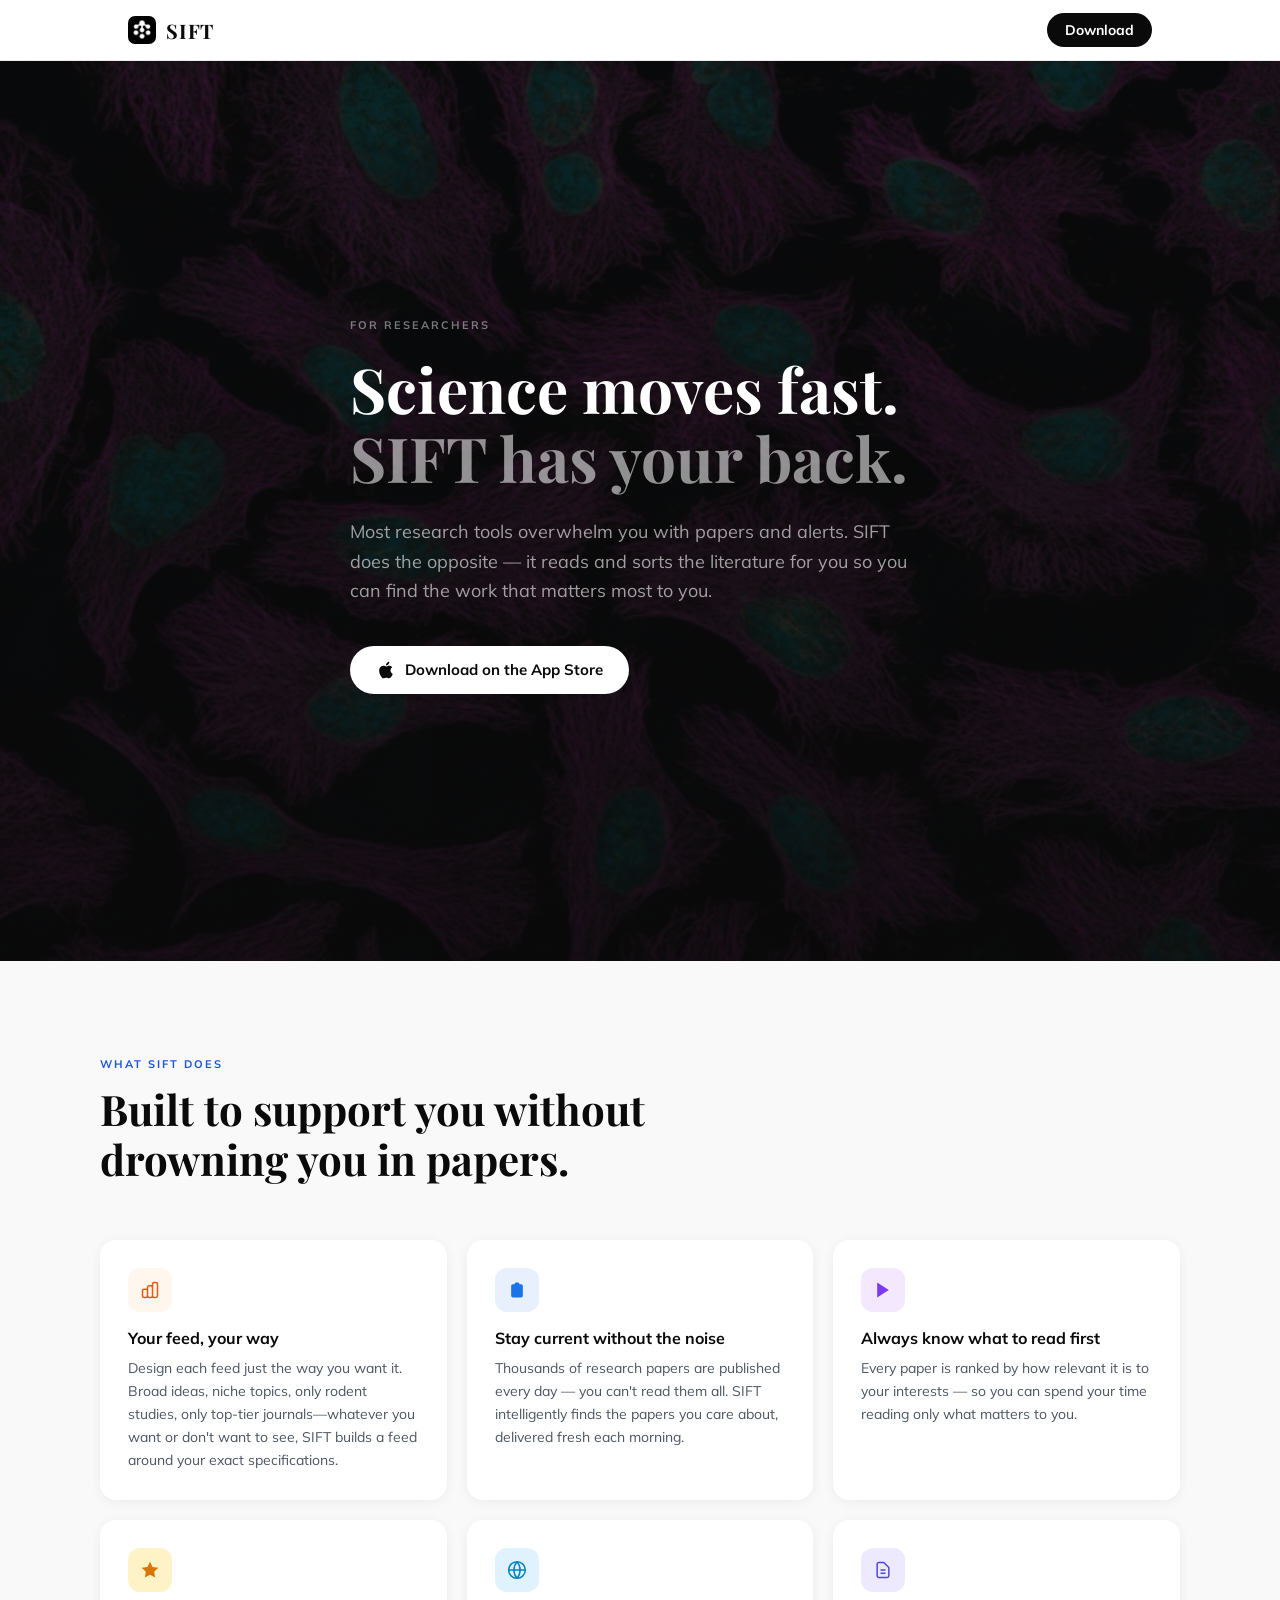
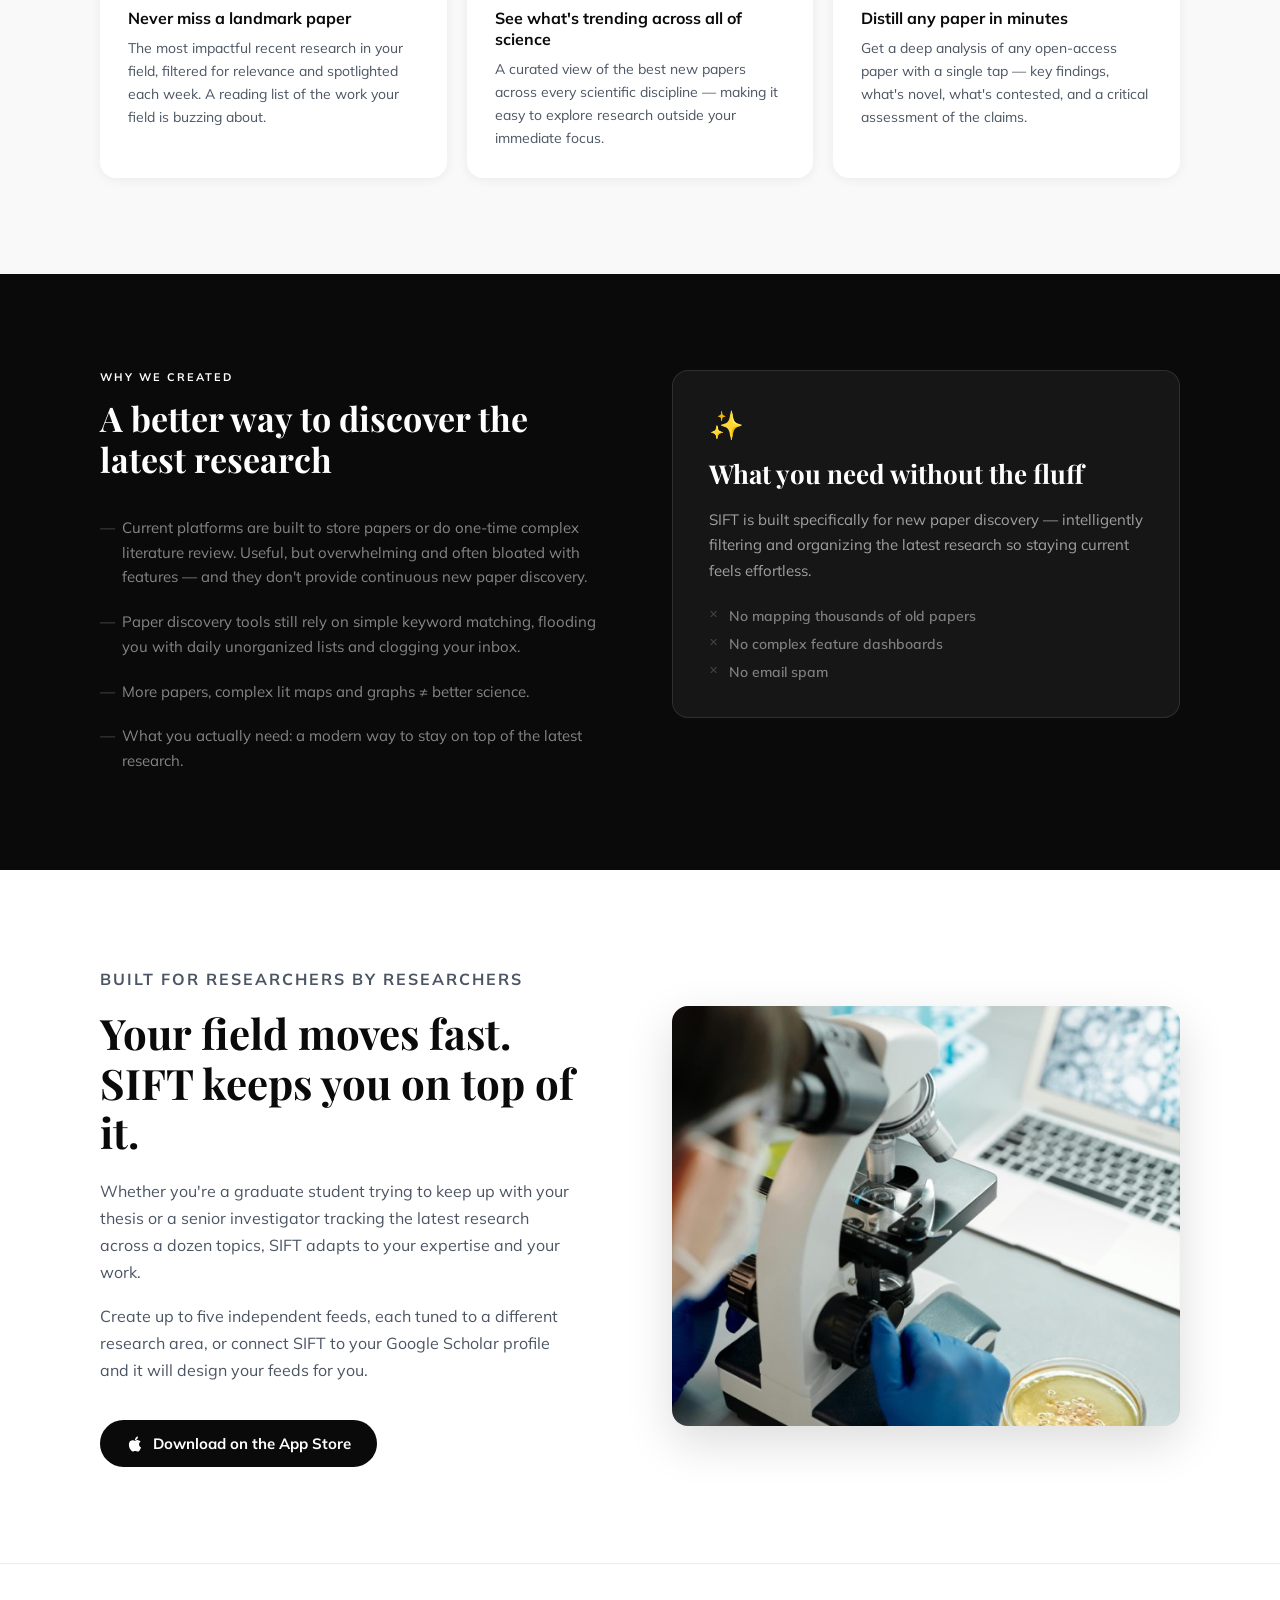
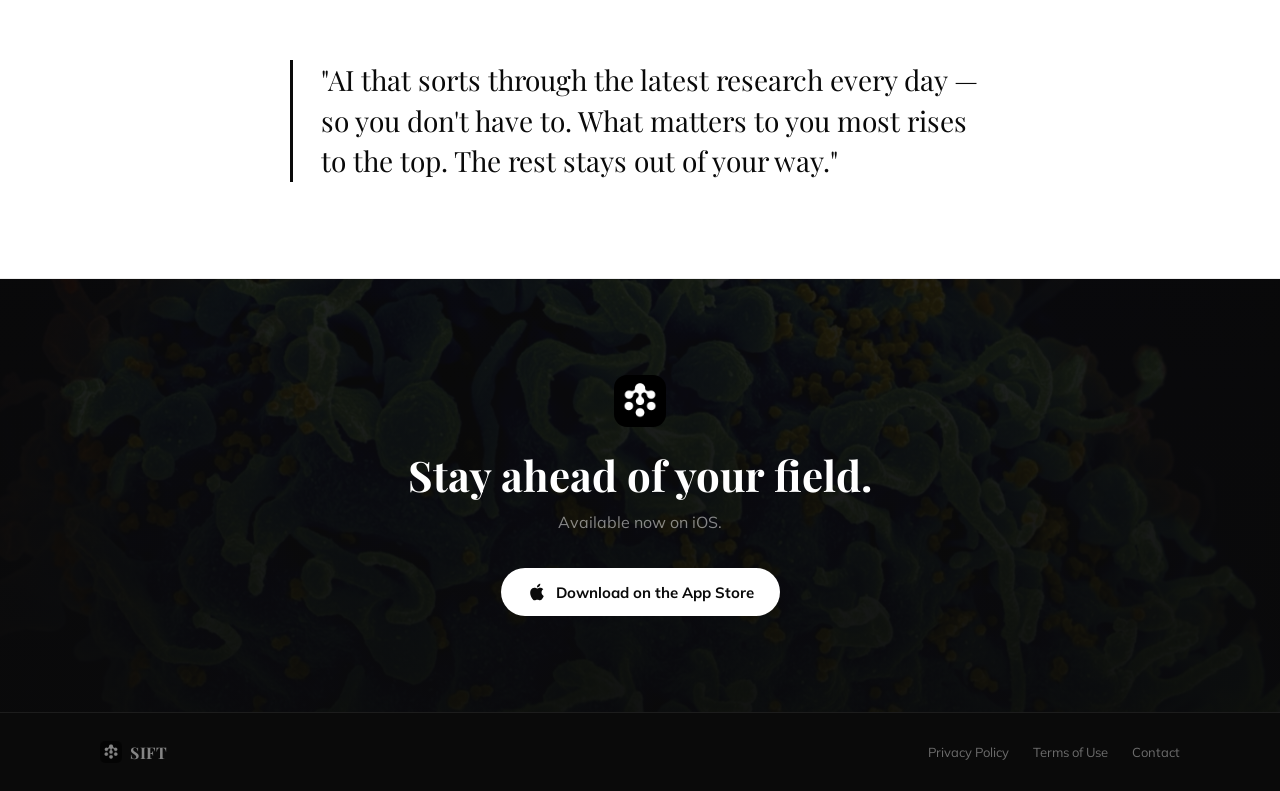
<file: index.html>
<!DOCTYPE html>
<html lang="en">
<head>
  <meta charset="UTF-8" />
  <meta name="viewport" content="width=device-width, initial-scale=1.0" />
  <title>SIFT — Stay ahead of your field</title>
  <meta name="description" content="SIFT finds the scientific papers that matter to your research and filters out everything that doesn't. AI-curated literature feeds for researchers." />
  <link rel="preconnect" href="https://fonts.googleapis.com" />
  <link rel="preconnect" href="https://fonts.gstatic.com" crossorigin />
  <link href="https://fonts.googleapis.com/css2?family=Playfair+Display:wght@700&family=Mulish:wght@400;500;600;700&display=swap" rel="stylesheet" />
  <link rel="stylesheet" href="style.css" />
</head>
<body>

  <!-- NAV -->
  <nav>
    <div class="nav-inner">
      <a href="/" class="nav-brand">
        <img src="/images/sift-logo.png" alt="SIFT" class="nav-logo" />
        <span class="wordmark">SIFT</span>
      </a>
      <a class="nav-cta" href="https://apps.apple.com/app/id6767901370" target="_blank">Download</a>
    </div>
  </nav>

  <!-- HERO -->
  <section class="hero">
    <div class="hero-bg">
      <img src="/images/nci2.jpg" alt="" class="hero-bg-img" />
      <div class="hero-bg-overlay"></div>
    </div>
    <div class="hero-inner">
      <p class="eyebrow">For researchers</p>
      <h1>Science moves fast.<br><span class="accent">SIFT has your back.</span></h1>
      <p class="hero-sub">Most research tools overwhelm you with papers and alerts. SIFT does the opposite — it reads and sorts the literature for you so you can find the work that matters most to you.</p>
      <a class="btn-primary" href="https://apps.apple.com/app/id6767901370" target="_blank">
        <svg width="20" height="20" viewBox="0 0 24 24" fill="currentColor"><path d="M18.71 19.5c-.83 1.24-1.71 2.45-3.05 2.47-1.34.03-1.77-.79-3.29-.79-1.53 0-2 .77-3.27.82-1.31.05-2.3-1.32-3.14-2.53C4.25 17 2.94 12.45 4.7 9.39c.87-1.52 2.43-2.48 4.12-2.51 1.28-.02 2.5.87 3.29.87.78 0 2.26-1.07 3.8-.91.65.03 2.47.26 3.64 1.98-.09.06-2.17 1.28-2.15 3.81.03 3.02 2.65 4.03 2.68 4.04-.03.07-.42 1.44-1.38 2.83M13 3.5c.73-.83 1.94-1.46 2.94-1.5.13 1.17-.34 2.35-1.04 3.19-.69.85-1.83 1.51-2.95 1.42-.15-1.15.41-2.35 1.05-3.11z"/></svg>
        Download on the App Store
      </a>
    </div>
  </section>

  <!-- FEATURES -->
  <section class="features">
    <div class="section-inner">
      <p class="section-label">WHAT SIFT DOES</p>
      <h2>Built to support you without<br>drowning you in papers.</h2>

      <div class="feature-grid">

        <div class="feature-card">
          <div class="feature-icon" style="background:#fff7ed;">
            <svg width="20" height="20" viewBox="0 0 24 24" fill="none" stroke="#ea580c" stroke-width="1.8"><path d="M9 19v-6a2 2 0 00-2-2H5a2 2 0 00-2 2v6a2 2 0 002 2h2a2 2 0 002-2zm0 0V9a2 2 0 012-2h2a2 2 0 012 2v10m-6 0a2 2 0 002 2h2a2 2 0 002-2m0 0V5a2 2 0 012-2h2a2 2 0 012 2v14a2 2 0 01-2 2h-2a2 2 0 01-2-2z"/></svg>
          </div>
          <h3>Your feed, your way</h3>
          <p>Design each feed just the way you want it. Broad ideas, niche topics, only rodent studies, only top-tier journals—whatever you want or don't want to see, SIFT builds a feed around your exact specifications.</p>
        </div>

        <div class="feature-card">
          <div class="feature-icon" style="background:#e8f0fe;">
            <svg width="20" height="20" viewBox="0 0 24 24" fill="#1a73e8"><path d="M9 5H7a2 2 0 00-2 2v12a2 2 0 002 2h10a2 2 0 002-2V7a2 2 0 00-2-2h-2M9 5a2 2 0 002 2h2a2 2 0 002-2M9 5a2 2 0 012-2h2a2 2 0 012 2m-6 9l2 2 4-4"/></svg>
          </div>
          <h3>Stay current without the noise</h3>
          <p>Thousands of research papers are published every day — you can't read them all. SIFT intelligently finds the papers you care about, delivered fresh each morning.</p>
        </div>

        <div class="feature-card">
          <div class="feature-icon" style="background:#f3e8ff;">
            <svg width="20" height="20" viewBox="0 0 24 24" fill="#7c3aed"><path d="M5 3l14 9-14 9V3z"/></svg>
          </div>
          <h3>Always know what to read first</h3>
          <p>Every paper is ranked by how relevant it is to your interests — so you can spend your time reading only what matters to you.</p>
        </div>

        <div class="feature-card">
          <div class="feature-icon" style="background:#fef3c7;">
            <svg width="20" height="20" viewBox="0 0 24 24" fill="#d97706"><path d="M12 2l3.09 6.26L22 9.27l-5 4.87 1.18 6.88L12 17.77l-6.18 3.25L7 14.14 2 9.27l6.91-1.01L12 2z"/></svg>
          </div>
          <h3>Never miss a landmark paper</h3>
          <p>The most impactful recent research in your field, filtered for relevance and spotlighted each week. A reading list of the work your field is buzzing about.</p>
        </div>

        <div class="feature-card">
          <div class="feature-icon" style="background:#e0f2fe;">
            <svg width="20" height="20" viewBox="0 0 24 24" fill="none" stroke="#0284c7" stroke-width="1.8"><circle cx="12" cy="12" r="10"/><path d="M2 12h20M12 2a15.3 15.3 0 010 20M12 2a15.3 15.3 0 000 20"/></svg>
          </div>
          <h3>See what's trending across all of science</h3>
          <p>A curated view of the best new papers across every scientific discipline — making it easy to explore research outside your immediate focus.</p>
        </div>

        <div class="feature-card">
          <div class="feature-icon" style="background:#ede9fe;">
            <svg width="20" height="20" viewBox="0 0 24 24" fill="none" stroke="#4f46e5" stroke-width="1.8"><path d="M9 12h6m-6 4h6m2 5H7a2 2 0 01-2-2V5a2 2 0 012-2h5.586a1 1 0 01.707.293l5.414 5.414a1 1 0 01.293.707V19a2 2 0 01-2 2z"/></svg>
          </div>
          <h3>Distill any paper in minutes</h3>
          <p>Get a deep analysis of any open-access paper with a single tap — key findings, what's novel, what's contested, and a critical assessment of the claims.</p>
        </div>

      </div>
    </div>
  </section>

  <!-- WHY WE CREATED IT -->
  <section class="why-section">
    <div class="section-inner why-inner">

      <div class="why-problems">
        <p class="section-label-light">WHY WE CREATED</p>
        <h2 class="why-heading">A better way to discover the latest research</h2>
        <ul class="pain-list">
          <li>Current platforms are built to store papers or do one-time complex literature review. Useful, but overwhelming and often bloated with features — and they don't provide continuous new paper discovery.</li>
          <li>Paper discovery tools still rely on simple keyword matching, flooding you with daily unorganized lists and clogging your inbox.</li>
          <li>More papers, complex lit maps and graphs &ne; better science.</li>
          <li>What you actually need: a modern way to stay on top of the latest research.</li>
        </ul>
      </div>

      <div class="why-solution">
        <div class="why-solution-card">
          <span class="why-sparkle">✨</span>
          <h3>What you need without the fluff</h3>
          <p>SIFT is built specifically for new paper discovery — intelligently filtering and organizing the latest research so staying current feels effortless.</p>
          <ul class="solution-list">
            <li>No mapping thousands of old papers</li>
            <li>No complex feature dashboards</li>
            <li>No email spam</li>
          </ul>
        </div>
      </div>

    </div>
  </section>

  <!-- FOR RESEARCHERS -->
  <section class="researcher-section">
    <div class="section-inner researcher-inner">
      <div class="researcher-text">
        <p class="section-label">BUILT FOR RESEARCHERS BY RESEARCHERS</p>
        <h2>Your field moves fast.<br>SIFT keeps you on top of it.</h2>
        <p>Whether you're a graduate student trying to keep up with your thesis or a senior investigator tracking the latest research across a dozen topics, SIFT adapts to your expertise and your work.</p>
        <p>Create up to five independent feeds, each tuned to a different research area, or connect SIFT to your Google Scholar profile and it will design your feeds for you.</p>
        <a class="btn-dark" href="https://apps.apple.com/app/id6767901370" target="_blank">
          <svg width="18" height="18" viewBox="0 0 24 24" fill="currentColor"><path d="M18.71 19.5c-.83 1.24-1.71 2.45-3.05 2.47-1.34.03-1.77-.79-3.29-.79-1.53 0-2 .77-3.27.82-1.31.05-2.3-1.32-3.14-2.53C4.25 17 2.94 12.45 4.7 9.39c.87-1.52 2.43-2.48 4.12-2.51 1.28-.02 2.5.87 3.29.87.78 0 2.26-1.07 3.8-.91.65.03 2.47.26 3.64 1.98-.09.06-2.17 1.28-2.15 3.81.03 3.02 2.65 4.03 2.68 4.04-.03.07-.42 1.44-1.38 2.83M13 3.5c.73-.83 1.94-1.46 2.94-1.5.13 1.17-.34 2.35-1.04 3.19-.69.85-1.83 1.51-2.95 1.42-.15-1.15.41-2.35 1.05-3.11z"/></svg>
          Download on the App Store
        </a>
      </div>
      <div class="researcher-img-wrap">
        <img src="/images/scientist1.jpg" alt="Researcher at microscope" class="researcher-img" />
      </div>
    </div>
  </section>

  <!-- QUOTE -->
  <section class="quote-section">
    <div class="section-inner quote-inner">
      <blockquote>
        "AI that sorts through the latest research every day — so you don't have to. What matters to you most rises to the top. The rest stays out of your way."
      </blockquote>
    </div>
  </section>

  <!-- CTA -->
  <section class="cta-section">
    <div class="cta-bg">
      <img src="/images/nci1.jpg" alt="" class="cta-bg-img" />
      <div class="cta-bg-overlay"></div>
    </div>
    <div class="section-inner cta-inner">
      <img src="/images/sift-logo.png" alt="SIFT" class="cta-logo" />
      <h2>Stay ahead of your field.</h2>
      <p>Available now on iOS.</p>
      <a class="btn-primary" href="https://apps.apple.com/app/id6767901370" target="_blank">
        <svg width="20" height="20" viewBox="0 0 24 24" fill="currentColor"><path d="M18.71 19.5c-.83 1.24-1.71 2.45-3.05 2.47-1.34.03-1.77-.79-3.29-.79-1.53 0-2 .77-3.27.82-1.31.05-2.3-1.32-3.14-2.53C4.25 17 2.94 12.45 4.7 9.39c.87-1.52 2.43-2.48 4.12-2.51 1.28-.02 2.5.87 3.29.87.78 0 2.26-1.07 3.8-.91.65.03 2.47.26 3.64 1.98-.09.06-2.17 1.28-2.15 3.81.03 3.02 2.65 4.03 2.68 4.04-.03.07-.42 1.44-1.38 2.83M13 3.5c.73-.83 1.94-1.46 2.94-1.5.13 1.17-.34 2.35-1.04 3.19-.69.85-1.83 1.51-2.95 1.42-.15-1.15.41-2.35 1.05-3.11z"/></svg>
        Download on the App Store
      </a>
    </div>
  </section>

  <!-- FOOTER -->
  <footer>
    <div class="footer-inner">
      <a href="/" class="nav-brand footer-brand">
        <img src="/images/sift-logo.png" alt="SIFT" class="nav-logo footer-logo" />
        <span class="wordmark">SIFT</span>
      </a>
      <div class="footer-links">
        <a href="/privacy">Privacy Policy</a>
        <a href="/terms">Terms of Use</a>
        <a href="/contact">Contact</a>
      </div>
    </div>
  </footer>

</body>
</html>
</file>
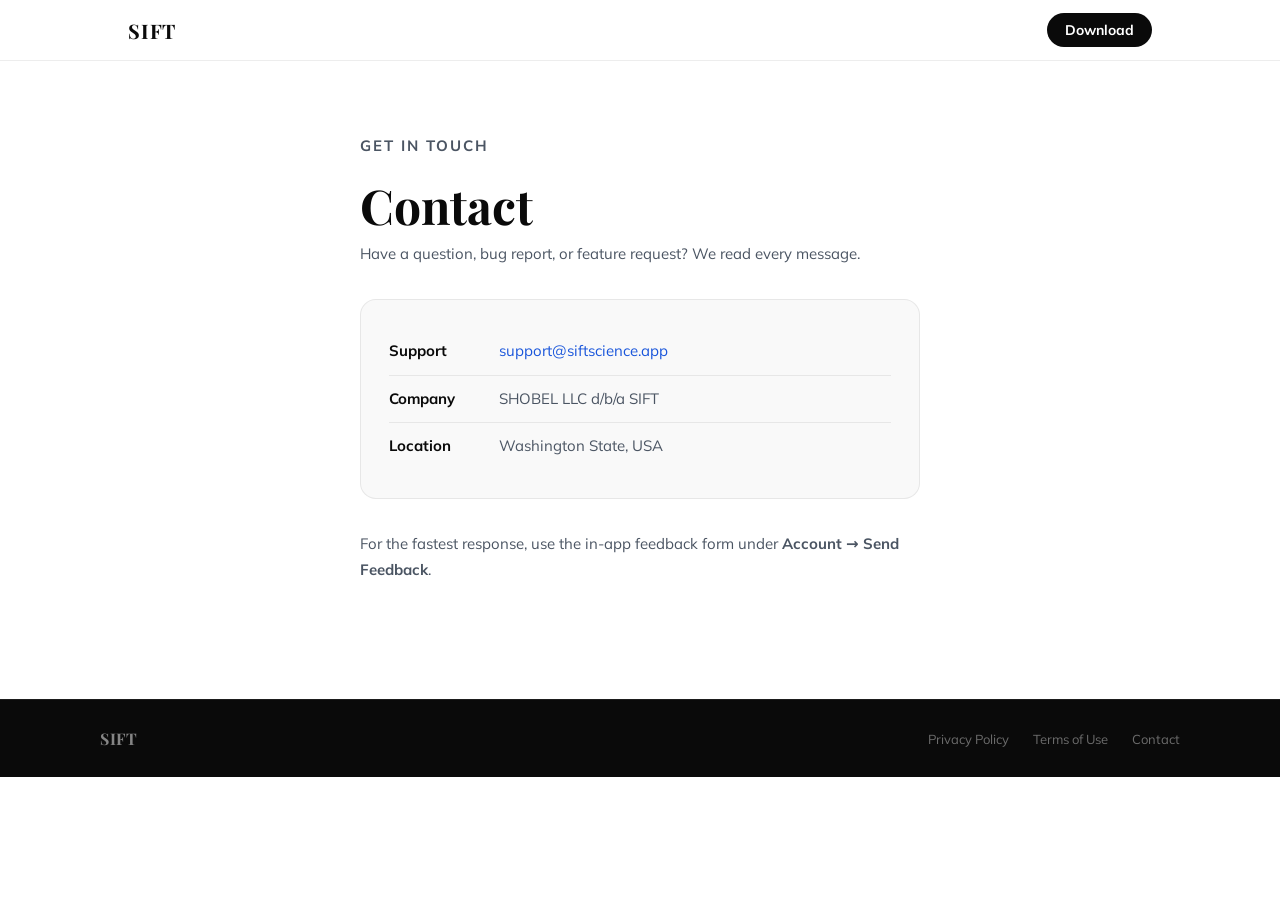
<file: contact/index.html>
<!DOCTYPE html>
<html lang="en">
<head>
  <meta charset="UTF-8" />
  <meta name="viewport" content="width=device-width, initial-scale=1.0" />
  <title>Contact — SIFT</title>
  <link rel="preconnect" href="https://fonts.googleapis.com" />
  <link rel="preconnect" href="https://fonts.gstatic.com" crossorigin />
  <link href="https://fonts.googleapis.com/css2?family=Playfair+Display:wght@700&family=Mulish:wght@400;500;600;700&display=swap" rel="stylesheet" />
  <link rel="stylesheet" href="/style.css" />
  <link rel="stylesheet" href="/legal.css" />
</head>
<body>
  <nav>
    <div class="nav-inner">
      <a href="/" class="wordmark">SIFT</a>
      <a class="nav-cta" href="https://apps.apple.com/app/id6767901370" target="_blank">Download</a>
    </div>
  </nav>

  <main class="legal-main">
    <div class="legal-inner" style="max-width: 560px;">
      <p class="legal-eyebrow">Get in touch</p>
      <h1 class="legal-title">Contact</h1>

      <p>Have a question, bug report, or feature request? We read every message.</p>

      <div class="contact-card">
        <div class="contact-row">
          <span class="contact-label">Support</span>
          <a href="mailto:support@siftscience.app">support@siftscience.app</a>
        </div>
        <div class="contact-row">
          <span class="contact-label">Company</span>
          <span>SHOBEL LLC d/b/a SIFT</span>
        </div>
        <div class="contact-row">
          <span class="contact-label">Location</span>
          <span>Washington State, USA</span>
        </div>
      </div>

      <p style="margin-top: 32px;">For the fastest response, use the in-app feedback form under <strong>Account → Send Feedback</strong>.</p>
    </div>
  </main>

  <footer>
    <div class="footer-inner">
      <span class="wordmark">SIFT</span>
      <div class="footer-links">
        <a href="/privacy">Privacy Policy</a>
        <a href="/terms">Terms of Use</a>
        <a href="/contact">Contact</a>
      </div>
    </div>
  </footer>
</body>
</html>
</file>
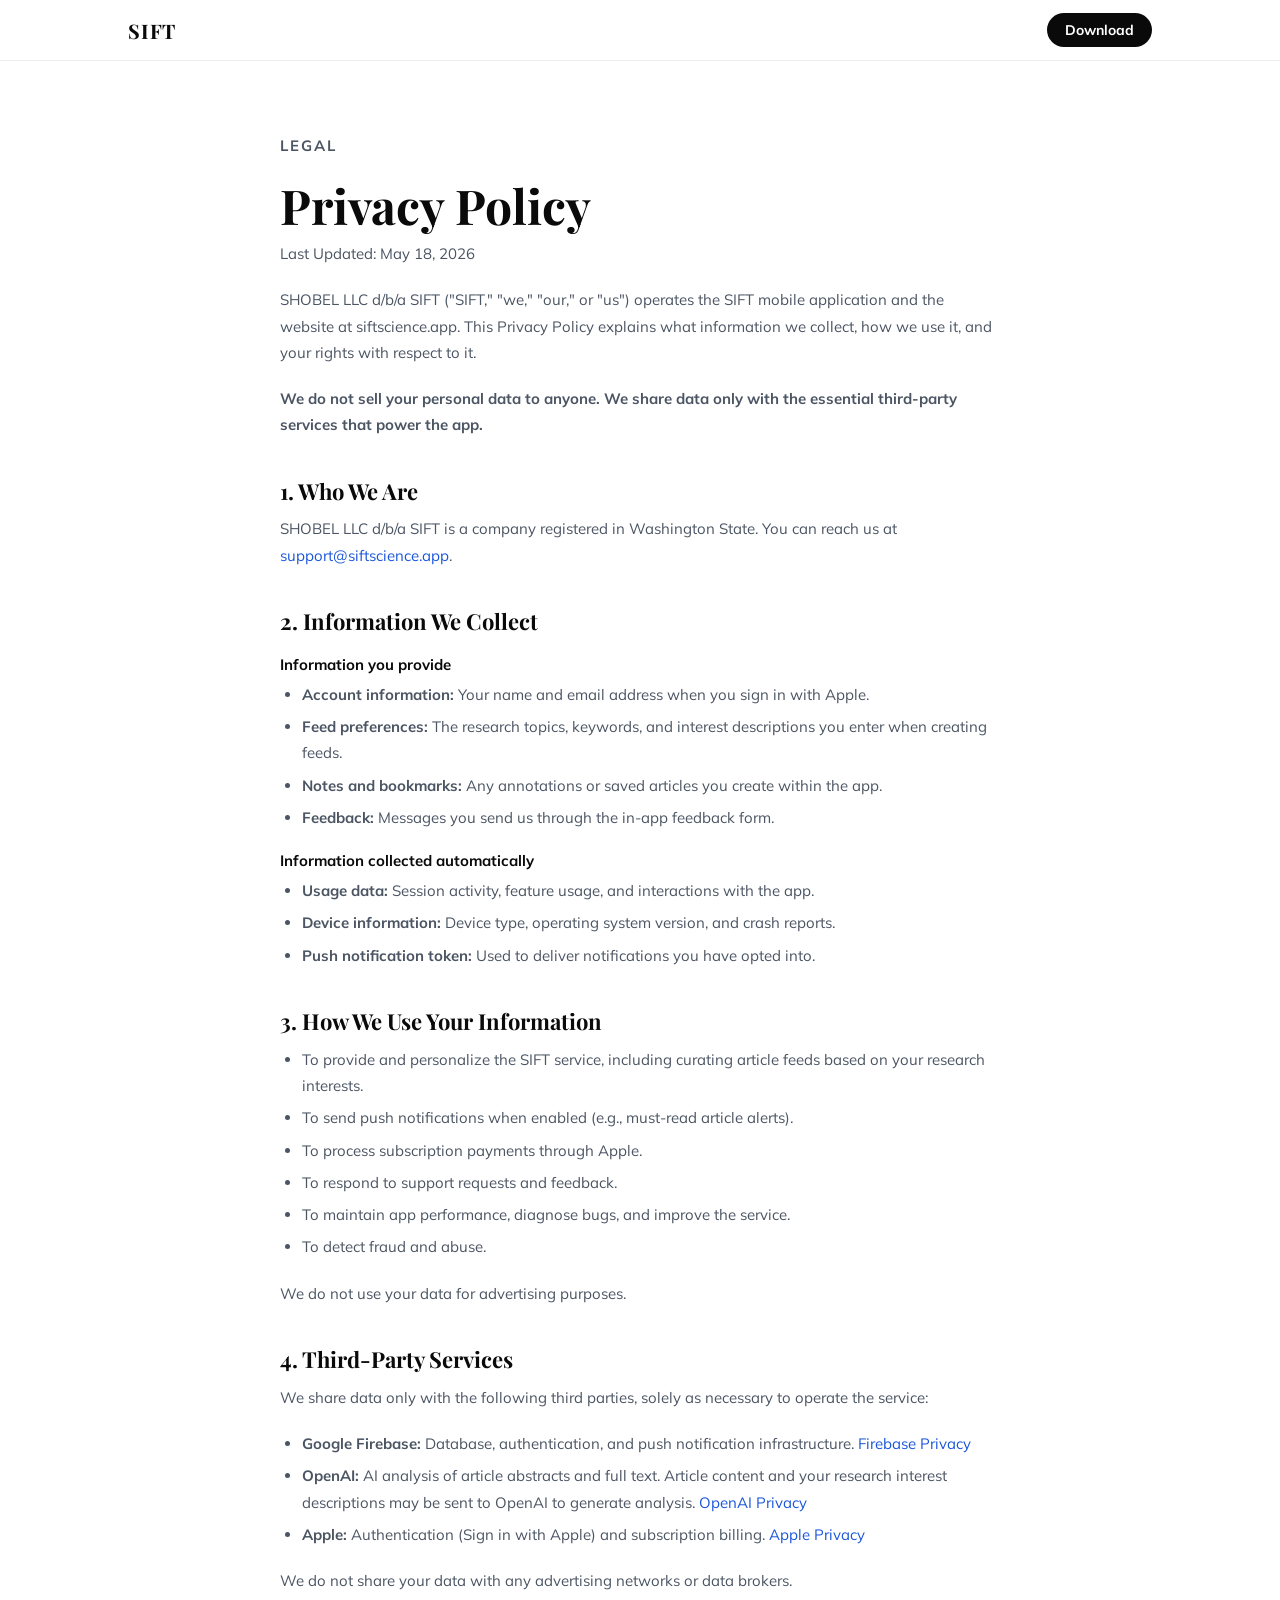
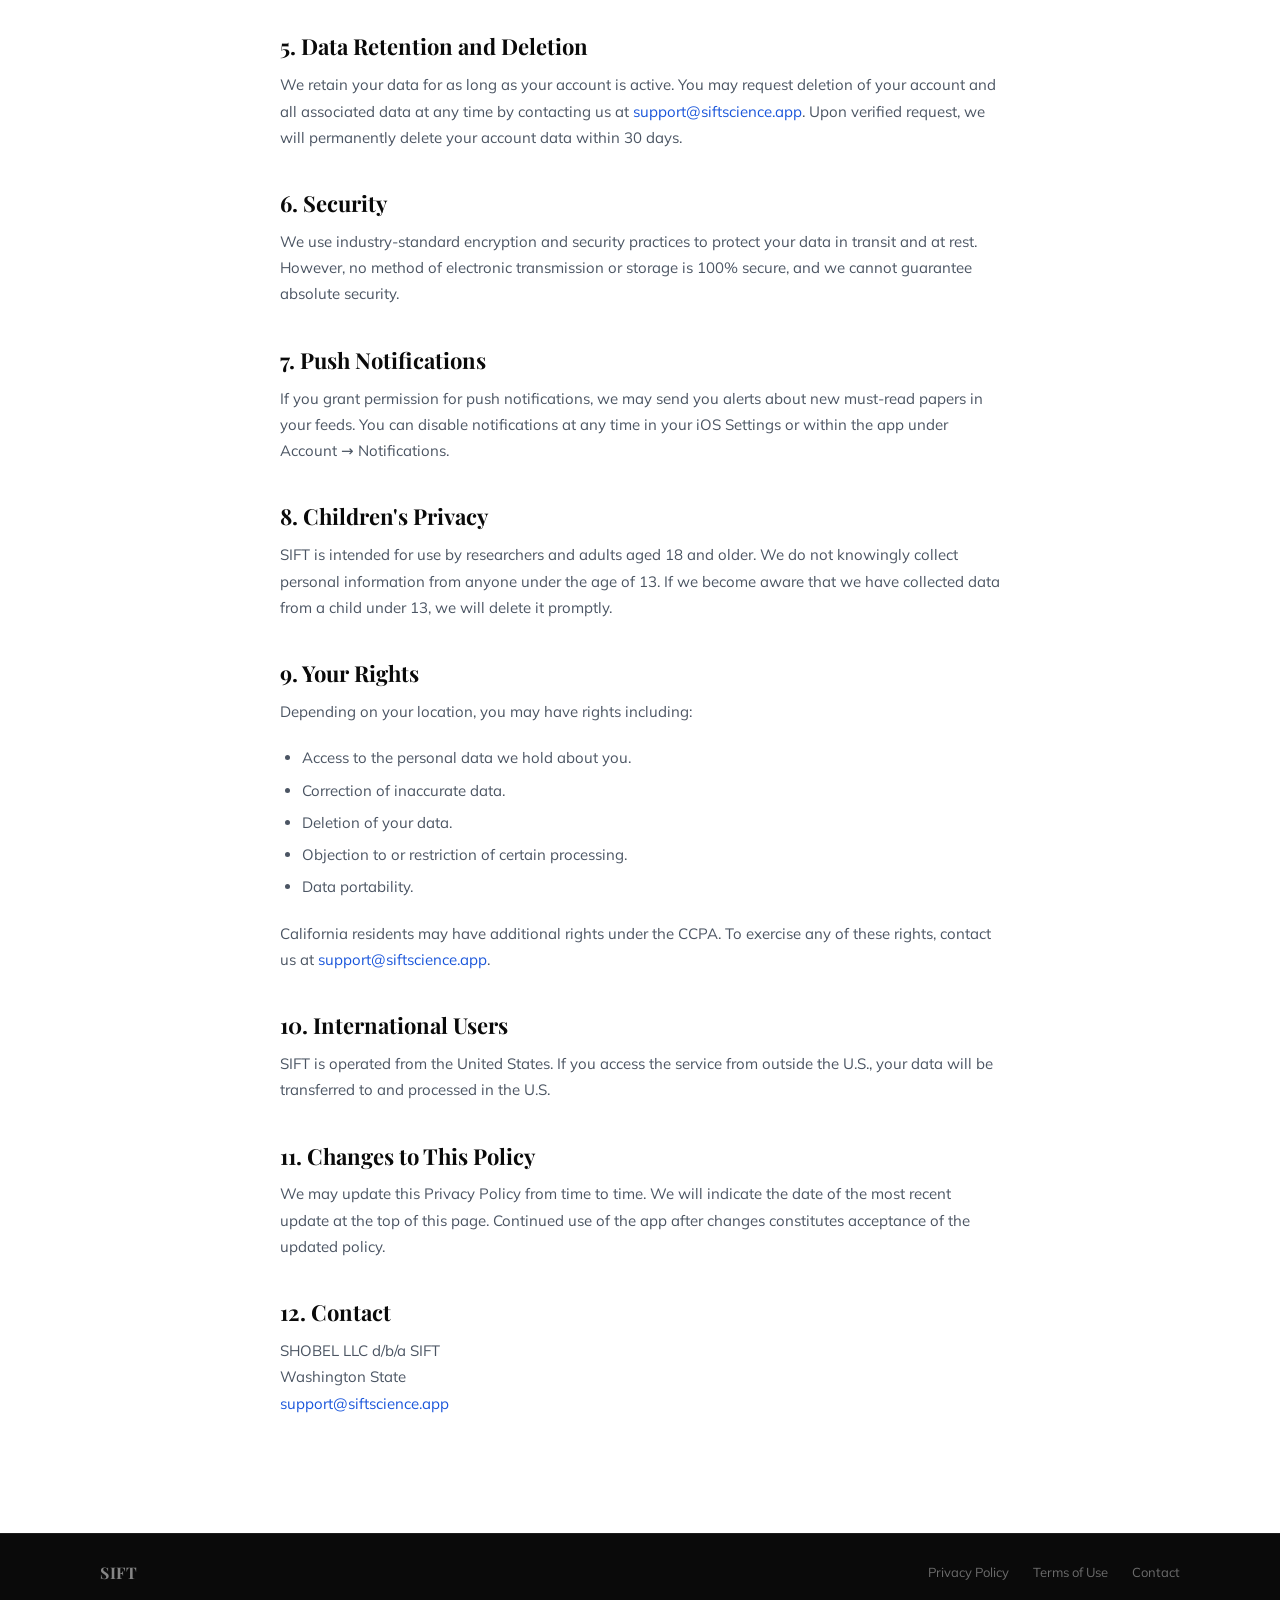
<file: privacy/index.html>
<!DOCTYPE html>
<html lang="en">
<head>
  <meta charset="UTF-8" />
  <meta name="viewport" content="width=device-width, initial-scale=1.0" />
  <title>Privacy Policy — SIFT</title>
  <link rel="preconnect" href="https://fonts.googleapis.com" />
  <link rel="preconnect" href="https://fonts.gstatic.com" crossorigin />
  <link href="https://fonts.googleapis.com/css2?family=Playfair+Display:wght@700&family=Mulish:wght@400;500;600;700&display=swap" rel="stylesheet" />
  <link rel="stylesheet" href="/style.css" />
  <link rel="stylesheet" href="/legal.css" />
</head>
<body>
  <nav>
    <div class="nav-inner">
      <a href="/" class="wordmark">SIFT</a>
      <a class="nav-cta" href="https://apps.apple.com/app/id6767901370" target="_blank">Download</a>
    </div>
  </nav>

  <main class="legal-main">
    <div class="legal-inner">
      <p class="legal-eyebrow">Legal</p>
      <h1 class="legal-title">Privacy Policy</h1>
      <p class="legal-date">Last Updated: May 18, 2026</p>

      <p>SHOBEL LLC d/b/a SIFT ("SIFT," "we," "our," or "us") operates the SIFT mobile application and the website at siftscience.app. This Privacy Policy explains what information we collect, how we use it, and your rights with respect to it.</p>

      <p><strong>We do not sell your personal data to anyone. We share data only with the essential third-party services that power the app.</strong></p>

      <h2>1. Who We Are</h2>
      <p>SHOBEL LLC d/b/a SIFT is a company registered in Washington State. You can reach us at <a href="mailto:support@siftscience.app">support@siftscience.app</a>.</p>

      <h2>2. Information We Collect</h2>
      <h3>Information you provide</h3>
      <ul>
        <li><strong>Account information:</strong> Your name and email address when you sign in with Apple.</li>
        <li><strong>Feed preferences:</strong> The research topics, keywords, and interest descriptions you enter when creating feeds.</li>
        <li><strong>Notes and bookmarks:</strong> Any annotations or saved articles you create within the app.</li>
        <li><strong>Feedback:</strong> Messages you send us through the in-app feedback form.</li>
      </ul>

      <h3>Information collected automatically</h3>
      <ul>
        <li><strong>Usage data:</strong> Session activity, feature usage, and interactions with the app.</li>
        <li><strong>Device information:</strong> Device type, operating system version, and crash reports.</li>
        <li><strong>Push notification token:</strong> Used to deliver notifications you have opted into.</li>
      </ul>

      <h2>3. How We Use Your Information</h2>
      <ul>
        <li>To provide and personalize the SIFT service, including curating article feeds based on your research interests.</li>
        <li>To send push notifications when enabled (e.g., must-read article alerts).</li>
        <li>To process subscription payments through Apple.</li>
        <li>To respond to support requests and feedback.</li>
        <li>To maintain app performance, diagnose bugs, and improve the service.</li>
        <li>To detect fraud and abuse.</li>
      </ul>
      <p>We do not use your data for advertising purposes.</p>

      <h2>4. Third-Party Services</h2>
      <p>We share data only with the following third parties, solely as necessary to operate the service:</p>
      <ul>
        <li><strong>Google Firebase:</strong> Database, authentication, and push notification infrastructure. <a href="https://firebase.google.com/support/privacy" target="_blank">Firebase Privacy</a></li>
        <li><strong>OpenAI:</strong> AI analysis of article abstracts and full text. Article content and your research interest descriptions may be sent to OpenAI to generate analysis. <a href="https://openai.com/policies/privacy-policy" target="_blank">OpenAI Privacy</a></li>
        <li><strong>Apple:</strong> Authentication (Sign in with Apple) and subscription billing. <a href="https://www.apple.com/legal/privacy/" target="_blank">Apple Privacy</a></li>
      </ul>
      <p>We do not share your data with any advertising networks or data brokers.</p>

      <h2>5. Data Retention and Deletion</h2>
      <p>We retain your data for as long as your account is active. You may request deletion of your account and all associated data at any time by contacting us at <a href="mailto:support@siftscience.app">support@siftscience.app</a>. Upon verified request, we will permanently delete your account data within 30 days.</p>

      <h2>6. Security</h2>
      <p>We use industry-standard encryption and security practices to protect your data in transit and at rest. However, no method of electronic transmission or storage is 100% secure, and we cannot guarantee absolute security.</p>

      <h2>7. Push Notifications</h2>
      <p>If you grant permission for push notifications, we may send you alerts about new must-read papers in your feeds. You can disable notifications at any time in your iOS Settings or within the app under Account → Notifications.</p>

      <h2>8. Children's Privacy</h2>
      <p>SIFT is intended for use by researchers and adults aged 18 and older. We do not knowingly collect personal information from anyone under the age of 13. If we become aware that we have collected data from a child under 13, we will delete it promptly.</p>

      <h2>9. Your Rights</h2>
      <p>Depending on your location, you may have rights including:</p>
      <ul>
        <li>Access to the personal data we hold about you.</li>
        <li>Correction of inaccurate data.</li>
        <li>Deletion of your data.</li>
        <li>Objection to or restriction of certain processing.</li>
        <li>Data portability.</li>
      </ul>
      <p>California residents may have additional rights under the CCPA. To exercise any of these rights, contact us at <a href="mailto:support@siftscience.app">support@siftscience.app</a>.</p>

      <h2>10. International Users</h2>
      <p>SIFT is operated from the United States. If you access the service from outside the U.S., your data will be transferred to and processed in the U.S.</p>

      <h2>11. Changes to This Policy</h2>
      <p>We may update this Privacy Policy from time to time. We will indicate the date of the most recent update at the top of this page. Continued use of the app after changes constitutes acceptance of the updated policy.</p>

      <h2>12. Contact</h2>
      <p>SHOBEL LLC d/b/a SIFT<br>Washington State<br><a href="mailto:support@siftscience.app">support@siftscience.app</a></p>
    </div>
  </main>

  <footer>
    <div class="footer-inner">
      <span class="wordmark">SIFT</span>
      <div class="footer-links">
        <a href="/privacy">Privacy Policy</a>
        <a href="/terms">Terms of Use</a>
        <a href="/contact">Contact</a>
      </div>
    </div>
  </footer>
</body>
</html>
</file>
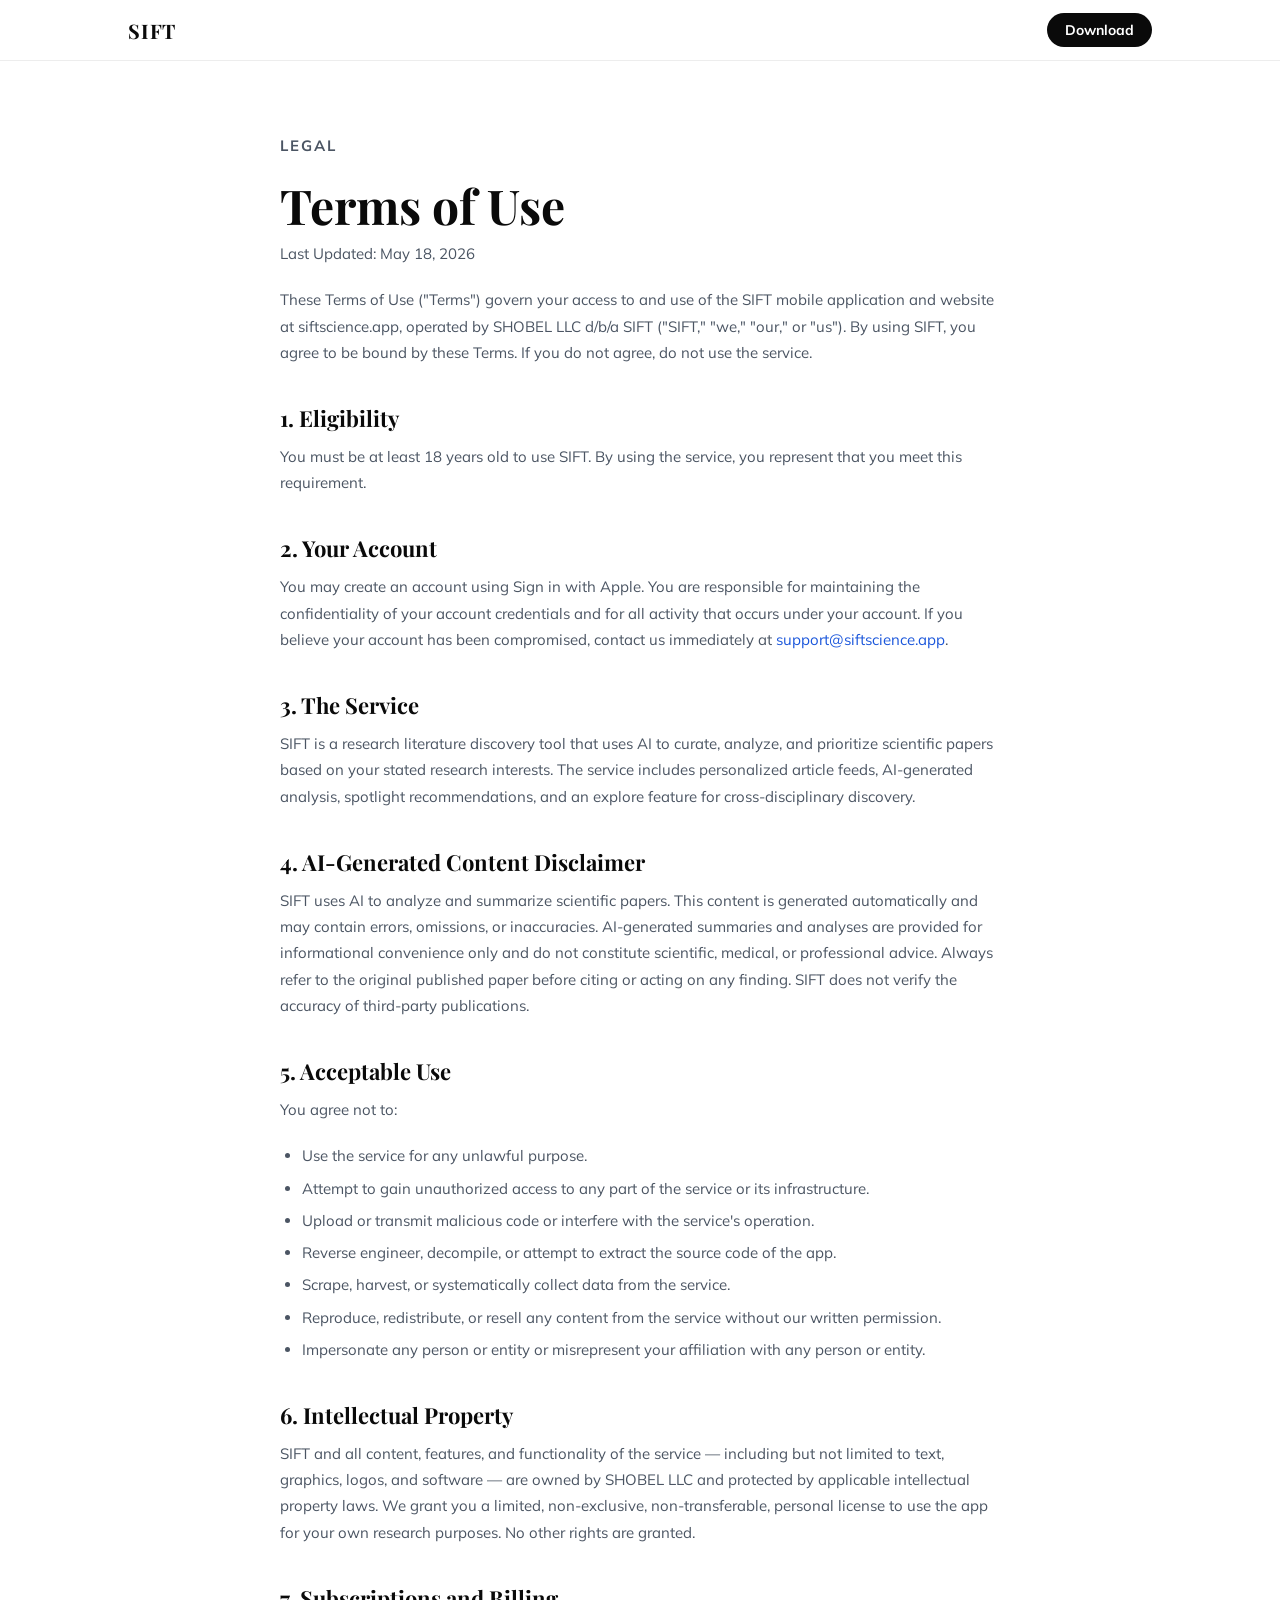
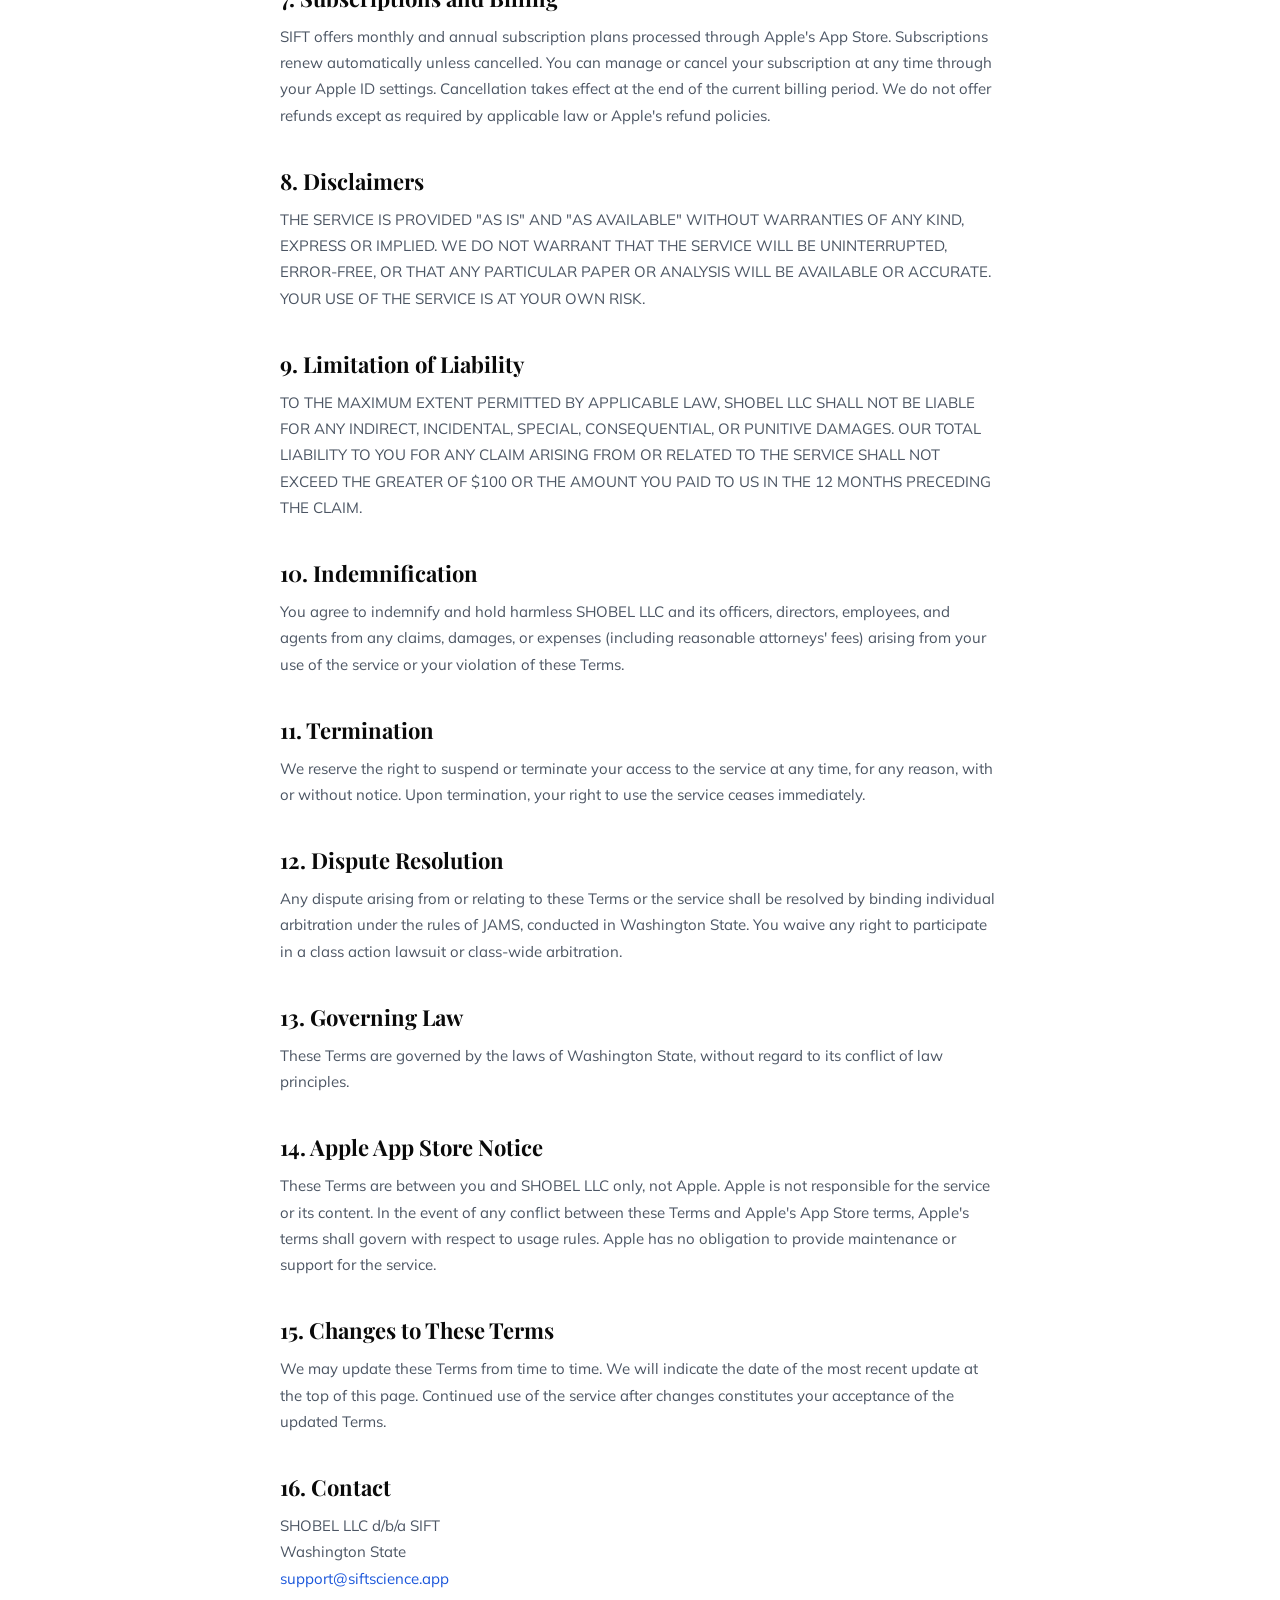
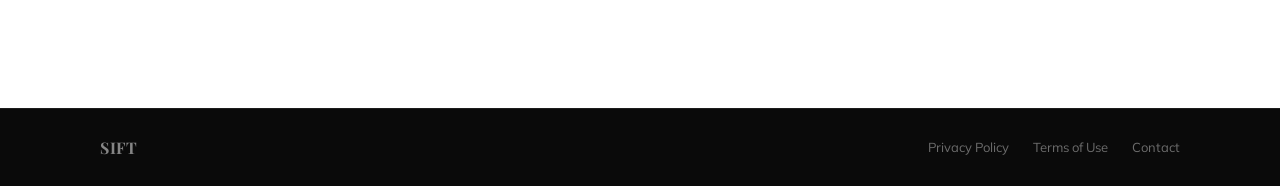
<file: terms/index.html>
<!DOCTYPE html>
<html lang="en">
<head>
  <meta charset="UTF-8" />
  <meta name="viewport" content="width=device-width, initial-scale=1.0" />
  <title>Terms of Use — SIFT</title>
  <link rel="preconnect" href="https://fonts.googleapis.com" />
  <link rel="preconnect" href="https://fonts.gstatic.com" crossorigin />
  <link href="https://fonts.googleapis.com/css2?family=Playfair+Display:wght@700&family=Mulish:wght@400;500;600;700&display=swap" rel="stylesheet" />
  <link rel="stylesheet" href="/style.css" />
  <link rel="stylesheet" href="/legal.css" />
</head>
<body>
  <nav>
    <div class="nav-inner">
      <a href="/" class="wordmark">SIFT</a>
      <a class="nav-cta" href="https://apps.apple.com/app/id6767901370" target="_blank">Download</a>
    </div>
  </nav>

  <main class="legal-main">
    <div class="legal-inner">
      <p class="legal-eyebrow">Legal</p>
      <h1 class="legal-title">Terms of Use</h1>
      <p class="legal-date">Last Updated: May 18, 2026</p>

      <p>These Terms of Use ("Terms") govern your access to and use of the SIFT mobile application and website at siftscience.app, operated by SHOBEL LLC d/b/a SIFT ("SIFT," "we," "our," or "us"). By using SIFT, you agree to be bound by these Terms. If you do not agree, do not use the service.</p>

      <h2>1. Eligibility</h2>
      <p>You must be at least 18 years old to use SIFT. By using the service, you represent that you meet this requirement.</p>

      <h2>2. Your Account</h2>
      <p>You may create an account using Sign in with Apple. You are responsible for maintaining the confidentiality of your account credentials and for all activity that occurs under your account. If you believe your account has been compromised, contact us immediately at <a href="mailto:support@siftscience.app">support@siftscience.app</a>.</p>

      <h2>3. The Service</h2>
      <p>SIFT is a research literature discovery tool that uses AI to curate, analyze, and prioritize scientific papers based on your stated research interests. The service includes personalized article feeds, AI-generated analysis, spotlight recommendations, and an explore feature for cross-disciplinary discovery.</p>

      <h2>4. AI-Generated Content Disclaimer</h2>
      <p>SIFT uses AI to analyze and summarize scientific papers. This content is generated automatically and may contain errors, omissions, or inaccuracies. AI-generated summaries and analyses are provided for informational convenience only and do not constitute scientific, medical, or professional advice. Always refer to the original published paper before citing or acting on any finding. SIFT does not verify the accuracy of third-party publications.</p>

      <h2>5. Acceptable Use</h2>
      <p>You agree not to:</p>
      <ul>
        <li>Use the service for any unlawful purpose.</li>
        <li>Attempt to gain unauthorized access to any part of the service or its infrastructure.</li>
        <li>Upload or transmit malicious code or interfere with the service's operation.</li>
        <li>Reverse engineer, decompile, or attempt to extract the source code of the app.</li>
        <li>Scrape, harvest, or systematically collect data from the service.</li>
        <li>Reproduce, redistribute, or resell any content from the service without our written permission.</li>
        <li>Impersonate any person or entity or misrepresent your affiliation with any person or entity.</li>
      </ul>

      <h2>6. Intellectual Property</h2>
      <p>SIFT and all content, features, and functionality of the service — including but not limited to text, graphics, logos, and software — are owned by SHOBEL LLC and protected by applicable intellectual property laws. We grant you a limited, non-exclusive, non-transferable, personal license to use the app for your own research purposes. No other rights are granted.</p>

      <h2>7. Subscriptions and Billing</h2>
      <p>SIFT offers monthly and annual subscription plans processed through Apple's App Store. Subscriptions renew automatically unless cancelled. You can manage or cancel your subscription at any time through your Apple ID settings. Cancellation takes effect at the end of the current billing period. We do not offer refunds except as required by applicable law or Apple's refund policies.</p>

      <h2>8. Disclaimers</h2>
      <p>THE SERVICE IS PROVIDED "AS IS" AND "AS AVAILABLE" WITHOUT WARRANTIES OF ANY KIND, EXPRESS OR IMPLIED. WE DO NOT WARRANT THAT THE SERVICE WILL BE UNINTERRUPTED, ERROR-FREE, OR THAT ANY PARTICULAR PAPER OR ANALYSIS WILL BE AVAILABLE OR ACCURATE. YOUR USE OF THE SERVICE IS AT YOUR OWN RISK.</p>

      <h2>9. Limitation of Liability</h2>
      <p>TO THE MAXIMUM EXTENT PERMITTED BY APPLICABLE LAW, SHOBEL LLC SHALL NOT BE LIABLE FOR ANY INDIRECT, INCIDENTAL, SPECIAL, CONSEQUENTIAL, OR PUNITIVE DAMAGES. OUR TOTAL LIABILITY TO YOU FOR ANY CLAIM ARISING FROM OR RELATED TO THE SERVICE SHALL NOT EXCEED THE GREATER OF $100 OR THE AMOUNT YOU PAID TO US IN THE 12 MONTHS PRECEDING THE CLAIM.</p>

      <h2>10. Indemnification</h2>
      <p>You agree to indemnify and hold harmless SHOBEL LLC and its officers, directors, employees, and agents from any claims, damages, or expenses (including reasonable attorneys' fees) arising from your use of the service or your violation of these Terms.</p>

      <h2>11. Termination</h2>
      <p>We reserve the right to suspend or terminate your access to the service at any time, for any reason, with or without notice. Upon termination, your right to use the service ceases immediately.</p>

      <h2>12. Dispute Resolution</h2>
      <p>Any dispute arising from or relating to these Terms or the service shall be resolved by binding individual arbitration under the rules of JAMS, conducted in Washington State. You waive any right to participate in a class action lawsuit or class-wide arbitration.</p>

      <h2>13. Governing Law</h2>
      <p>These Terms are governed by the laws of Washington State, without regard to its conflict of law principles.</p>

      <h2>14. Apple App Store Notice</h2>
      <p>These Terms are between you and SHOBEL LLC only, not Apple. Apple is not responsible for the service or its content. In the event of any conflict between these Terms and Apple's App Store terms, Apple's terms shall govern with respect to usage rules. Apple has no obligation to provide maintenance or support for the service.</p>

      <h2>15. Changes to These Terms</h2>
      <p>We may update these Terms from time to time. We will indicate the date of the most recent update at the top of this page. Continued use of the service after changes constitutes your acceptance of the updated Terms.</p>

      <h2>16. Contact</h2>
      <p>SHOBEL LLC d/b/a SIFT<br>Washington State<br><a href="mailto:support@siftscience.app">support@siftscience.app</a></p>
    </div>
  </main>

  <footer>
    <div class="footer-inner">
      <span class="wordmark">SIFT</span>
      <div class="footer-links">
        <a href="/privacy">Privacy Policy</a>
        <a href="/terms">Terms of Use</a>
        <a href="/contact">Contact</a>
      </div>
    </div>
  </footer>
</body>
</html>
</file>
<file: style.css>
*, *::before, *::after { box-sizing: border-box; margin: 0; padding: 0; }

:root {
  --black: #0a0a0a;
  --white: #ffffff;
  --gray-50: #f9f9f9;
  --gray-100: #f3f3f3;
  --gray-400: #9ca3af;
  --gray-600: #4b5563;
  --accent: #1a56db;
  --font-serif: 'Playfair Display', Georgia, serif;
  --font-sans: 'Mulish', system-ui, sans-serif;
  --max-w: 1080px;
  --radius: 16px;
}

html { scroll-behavior: smooth; }

body {
  font-family: var(--font-sans);
  background: var(--white);
  color: var(--black);
  -webkit-font-smoothing: antialiased;
}

/* NAV */
nav {
  position: sticky;
  top: 0;
  z-index: 100;
  background: rgba(255,255,255,0.88);
  backdrop-filter: blur(14px);
  -webkit-backdrop-filter: blur(14px);
  border-bottom: 1px solid rgba(0,0,0,0.07);
}
.nav-inner {
  max-width: var(--max-w);
  margin: 0 auto;
  padding: 0 28px;
  height: 60px;
  display: flex;
  align-items: center;
  justify-content: space-between;
}
.wordmark {
  font-family: var(--font-serif);
  font-size: 20px;
  font-weight: 700;
  letter-spacing: 0.04em;
  color: var(--black);
}
.nav-cta {
  font-family: var(--font-sans);
  font-size: 14px;
  font-weight: 700;
  color: var(--white);
  background: var(--black);
  padding: 8px 18px;
  border-radius: 100px;
  text-decoration: none;
  transition: opacity 0.18s;
}
.nav-cta:hover { opacity: 0.75; }

/* NAV BRAND */
.nav-brand {
  display: flex;
  align-items: center;
  gap: 10px;
  text-decoration: none;
}
.nav-logo {
  width: 28px;
  height: 28px;
  border-radius: 7px;
}

/* HERO */
.hero {
  position: relative;
  background: var(--black);
  min-height: 100vh;
  display: flex;
  align-items: center;
  padding: 100px 28px 110px;
  overflow: hidden;
}
.hero-bg {
  position: absolute;
  inset: 0;
  z-index: 0;
}
.hero-bg-img {
  width: 100%;
  height: 100%;
  object-fit: cover;
  object-position: center;
  opacity: 0.35;
}
.hero-bg-overlay {
  position: absolute;
  inset: 0;
  background: linear-gradient(to bottom, rgba(10,10,10,0.55) 0%, rgba(10,10,10,0.75) 100%);
}
.hero-inner {
  position: relative;
  z-index: 1;
  max-width: 720px;
  margin: 0 auto;
}
.eyebrow {
  font-size: 11px;
  font-weight: 700;
  letter-spacing: 2px;
  text-transform: uppercase;
  color: rgba(255,255,255,0.45);
  margin-bottom: 22px;
}
h1 {
  font-family: var(--font-serif);
  font-size: clamp(36px, 6vw, 62px);
  line-height: 1.12;
  color: var(--white);
  margin-bottom: 24px;
}
h1 .accent {
  color: rgba(255,255,255,0.55);
}
.hero-sub {
  font-size: 18px;
  line-height: 1.65;
  color: rgba(255,255,255,0.6);
  max-width: 580px;
  margin-bottom: 40px;
}
.btn-primary {
  display: inline-flex;
  align-items: center;
  gap: 9px;
  background: var(--white);
  color: var(--black);
  font-family: var(--font-sans);
  font-size: 15px;
  font-weight: 700;
  padding: 14px 26px;
  border-radius: 100px;
  text-decoration: none;
  transition: opacity 0.18s, transform 0.18s;
}
.btn-primary:hover { opacity: 0.85; transform: translateY(-1px); }

/* GOODSELL STRIP */
.goodsell-strip {
  background: var(--black);
  padding: 0;
  overflow: hidden;
}
.goodsell-inner {
  display: flex;
  width: 100%;
}
.goodsell-img {
  width: 50%;
  height: 260px;
  object-fit: cover;
  display: block;
}
.goodsell-caption {
  text-align: center;
  font-size: 11px;
  color: rgba(255,255,255,0.25);
  padding: 10px 20px 14px;
  background: var(--black);
  letter-spacing: 0.02em;
}

/* FEATURES */
.features {
  background: var(--gray-50);
  padding: 96px 28px;
}
.section-inner {
  max-width: var(--max-w);
  margin: 0 auto;
}
.section-label {
  font-size: 11px;
  font-weight: 700;
  letter-spacing: 2px;
  color: var(--accent);
  margin-bottom: 14px;
}
h2 {
  font-family: var(--font-serif);
  font-size: clamp(28px, 4vw, 42px);
  line-height: 1.18;
  color: var(--black);
  margin-bottom: 56px;
}
.feature-grid {
  display: grid;
  grid-template-columns: repeat(auto-fill, minmax(300px, 1fr));
  gap: 20px;
}
.feature-card {
  background: var(--white);
  border-radius: var(--radius);
  padding: 28px;
  box-shadow: 0 2px 12px rgba(0,0,0,0.06);
}
.feature-icon {
  width: 44px;
  height: 44px;
  border-radius: 12px;
  display: flex;
  align-items: center;
  justify-content: center;
  margin-bottom: 16px;
}
.feature-card h3 {
  font-family: var(--font-sans);
  font-size: 16px;
  font-weight: 700;
  color: var(--black);
  margin-bottom: 8px;
  line-height: 1.3;
}
.feature-card p {
  font-size: 14px;
  line-height: 1.65;
  color: var(--gray-600);
}

/* WHY WE CREATED IT */
.why-section {
  background: var(--black);
  padding: 96px 28px;
}
.why-inner {
  display: grid;
  grid-template-columns: 1fr 1fr;
  gap: 64px;
  align-items: start;
}
.section-label-light {
  font-size: 11px;
  font-weight: 700;
  letter-spacing: 2px;
  color: var(--white);
  margin-bottom: 14px;
}
.why-heading {
  font-family: var(--font-serif);
  font-size: clamp(24px, 3vw, 34px);
  line-height: 1.2;
  color: var(--white);
  margin-bottom: 36px;
}
.pain-list {
  list-style: none;
  display: flex;
  flex-direction: column;
  gap: 20px;
}
.pain-list li {
  font-size: 15px;
  line-height: 1.65;
  color: rgba(255,255,255,0.5);
  padding-left: 22px;
  position: relative;
}
.pain-list li::before {
  content: '—';
  position: absolute;
  left: 0;
  color: rgba(255,255,255,0.2);
  font-weight: 700;
}
.why-solution-card {
  background: rgba(255,255,255,0.05);
  border: 1px solid rgba(255,255,255,0.1);
  border-radius: var(--radius);
  padding: 36px;
}
.why-sparkle {
  font-size: 28px;
  display: block;
  margin-bottom: 16px;
}
.why-solution-card h3 {
  font-family: var(--font-serif);
  font-size: clamp(20px, 2.5vw, 26px);
  color: var(--white);
  margin-bottom: 16px;
  line-height: 1.25;
}
.why-solution-card p {
  font-size: 15px;
  line-height: 1.7;
  color: rgba(255,255,255,0.6);
  margin-bottom: 24px;
}
.solution-list {
  list-style: none;
  display: flex;
  flex-direction: column;
  gap: 10px;
}
.solution-list li {
  font-size: 14px;
  font-weight: 600;
  color: rgba(255,255,255,0.45);
  padding-left: 20px;
  position: relative;
}
.solution-list li::before {
  content: '✕';
  position: absolute;
  left: 0;
  font-size: 11px;
  color: rgba(255,255,255,0.2);
}

/* FOR RESEARCHERS */
.researcher-section {
  background: var(--white);
  padding: 96px 28px;
}
.researcher-inner {
  display: grid;
  grid-template-columns: 1fr 1fr;
  gap: 64px;
  align-items: center;
}
.researcher-text {
  max-width: 480px;
}
.researcher-text h2 {
  margin-bottom: 20px;
}
.researcher-text p {
  font-size: 16px;
  line-height: 1.7;
  color: var(--gray-600);
  margin-bottom: 16px;
}
.researcher-text p:last-of-type {
  margin-bottom: 36px;
}
.researcher-img-wrap {
  border-radius: var(--radius);
  overflow: hidden;
  box-shadow: 0 16px 48px rgba(0,0,0,0.14);
}
.researcher-img {
  width: 100%;
  height: 420px;
  object-fit: cover;
  display: block;
}
.btn-dark {
  display: inline-flex;
  align-items: center;
  gap: 9px;
  background: var(--black);
  color: var(--white);
  font-family: var(--font-sans);
  font-size: 15px;
  font-weight: 700;
  padding: 14px 26px;
  border-radius: 100px;
  text-decoration: none;
  transition: opacity 0.18s, transform 0.18s;
}
.btn-dark:hover { opacity: 0.75; transform: translateY(-1px); }

/* QUOTE */
.quote-section {
  background: var(--white);
  padding: 96px 28px;
  border-top: 1px solid rgba(0,0,0,0.07);
  border-bottom: 1px solid rgba(0,0,0,0.07);
}
.quote-inner {
  max-width: 700px;
}
blockquote {
  font-family: var(--font-serif);
  font-size: clamp(20px, 3vw, 28px);
  line-height: 1.45;
  color: var(--black);
  padding-left: 28px;
  border-left: 3px solid var(--black);
}

/* CTA */
.cta-section {
  position: relative;
  background: var(--black);
  padding: 96px 28px;
  overflow: hidden;
}
.cta-bg {
  position: absolute;
  inset: 0;
  z-index: 0;
}
.cta-bg-img {
  width: 100%;
  height: 100%;
  object-fit: cover;
  object-position: center;
  opacity: 0.25;
}
.cta-bg-overlay {
  position: absolute;
  inset: 0;
  background: linear-gradient(to bottom, rgba(10,10,10,0.6) 0%, rgba(10,10,10,0.85) 100%);
}
.cta-inner {
  position: relative;
  z-index: 1;
  text-align: center;
}
.cta-logo {
  width: 52px;
  height: 52px;
  border-radius: 13px;
  margin: 0 auto 24px;
  display: block;
}
.cta-inner h2 {
  color: var(--white);
  margin-bottom: 12px;
}
.cta-inner p {
  font-size: 16px;
  color: rgba(255,255,255,0.5);
  margin-bottom: 36px;
}

/* FOOTER */
footer {
  background: var(--black);
  border-top: 1px solid rgba(255,255,255,0.08);
  padding: 28px;
}
.footer-inner {
  max-width: var(--max-w);
  margin: 0 auto;
  display: flex;
  align-items: center;
  justify-content: space-between;
  flex-wrap: wrap;
  gap: 16px;
}
footer .wordmark { color: rgba(255,255,255,0.5); font-size: 16px; }
.footer-brand { display: flex; align-items: center; gap: 8px; text-decoration: none; }
.footer-logo { width: 22px; height: 22px; border-radius: 5px; opacity: 0.5; }
.footer-links {
  display: flex;
  gap: 24px;
}
.footer-links a {
  font-size: 13px;
  color: rgba(255,255,255,0.4);
  text-decoration: none;
  transition: color 0.18s;
}
.footer-links a:hover { color: rgba(255,255,255,0.8); }

/* RESPONSIVE */
@media (max-width: 860px) {
  .why-inner {
    grid-template-columns: 1fr;
    gap: 48px;
  }
  .researcher-inner {
    grid-template-columns: 1fr;
  }
  .researcher-img-wrap {
    order: -1;
  }
  .researcher-img {
    height: 280px;
  }
  .goodsell-img {
    height: 180px;
  }
}
@media (max-width: 600px) {
  .hero { padding: 72px 20px 80px; }
  .features, .quote-section, .cta-section, .researcher-section, .why-section { padding: 72px 20px; }
  .feature-grid { grid-template-columns: 1fr; }
  .footer-inner { flex-direction: column; align-items: flex-start; }
}
</file>
<file: legal.css>
.legal-main {
  padding: 72px 28px 96px;
  background: var(--white);
}
.legal-inner {
  max-width: 720px;
  margin: 0 auto;
}
.legal-eyebrow {
  font-size: 11px;
  font-weight: 700;
  letter-spacing: 2px;
  text-transform: uppercase;
  color: var(--accent);
  margin-bottom: 12px;
}
.legal-title {
  font-family: var(--font-serif);
  font-size: clamp(32px, 5vw, 48px);
  line-height: 1.12;
  color: var(--black);
  margin-bottom: 8px;
}
.legal-date {
  font-size: 13px;
  color: var(--gray-400);
  margin-bottom: 40px;
}
.legal-inner p {
  font-size: 15px;
  line-height: 1.75;
  color: var(--gray-600);
  margin-bottom: 20px;
}
.legal-inner h2 {
  font-family: var(--font-serif);
  font-size: 22px;
  color: var(--black);
  margin-top: 40px;
  margin-bottom: 12px;
}
.legal-inner h3 {
  font-family: var(--font-sans);
  font-size: 15px;
  font-weight: 700;
  color: var(--black);
  margin-top: 20px;
  margin-bottom: 8px;
}
.legal-inner ul {
  padding-left: 22px;
  margin-bottom: 20px;
}
.legal-inner ul li {
  font-size: 15px;
  line-height: 1.75;
  color: var(--gray-600);
  margin-bottom: 6px;
}
.legal-inner a {
  color: var(--accent);
  text-decoration: none;
}
.legal-inner a:hover {
  text-decoration: underline;
}

/* Contact page */
.contact-card {
  background: var(--gray-50);
  border-radius: var(--radius);
  padding: 28px;
  margin-top: 32px;
  border: 1px solid rgba(0,0,0,0.07);
}
.contact-row {
  display: flex;
  gap: 20px;
  padding: 12px 0;
  border-bottom: 1px solid rgba(0,0,0,0.07);
  font-size: 15px;
  line-height: 1.5;
  color: var(--gray-600);
}
.contact-row:last-child {
  border-bottom: none;
}
.contact-label {
  font-weight: 700;
  color: var(--black);
  min-width: 90px;
}
.contact-row a {
  color: var(--accent);
  text-decoration: none;
}
.contact-row a:hover {
  text-decoration: underline;
}

/* Nav wordmark as link */
nav .wordmark {
  text-decoration: none;
  color: var(--black);
}
</file>
